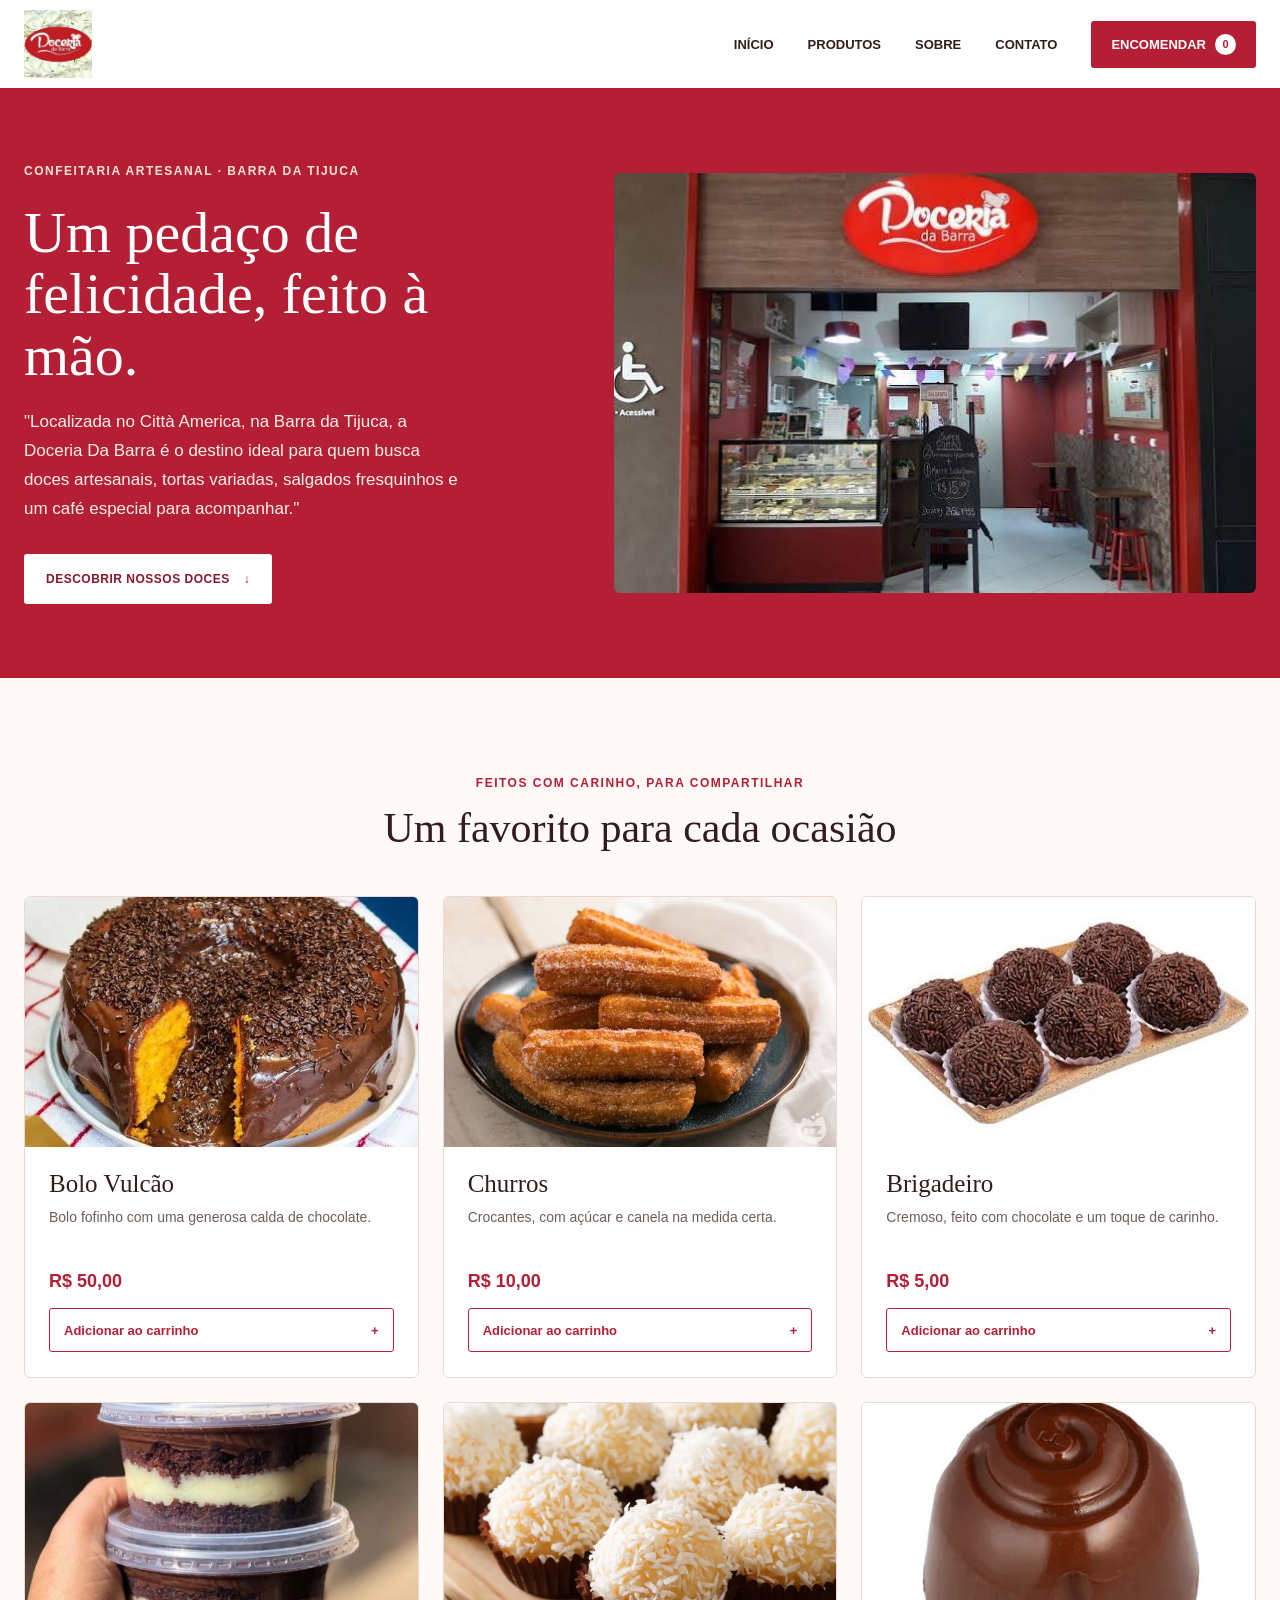
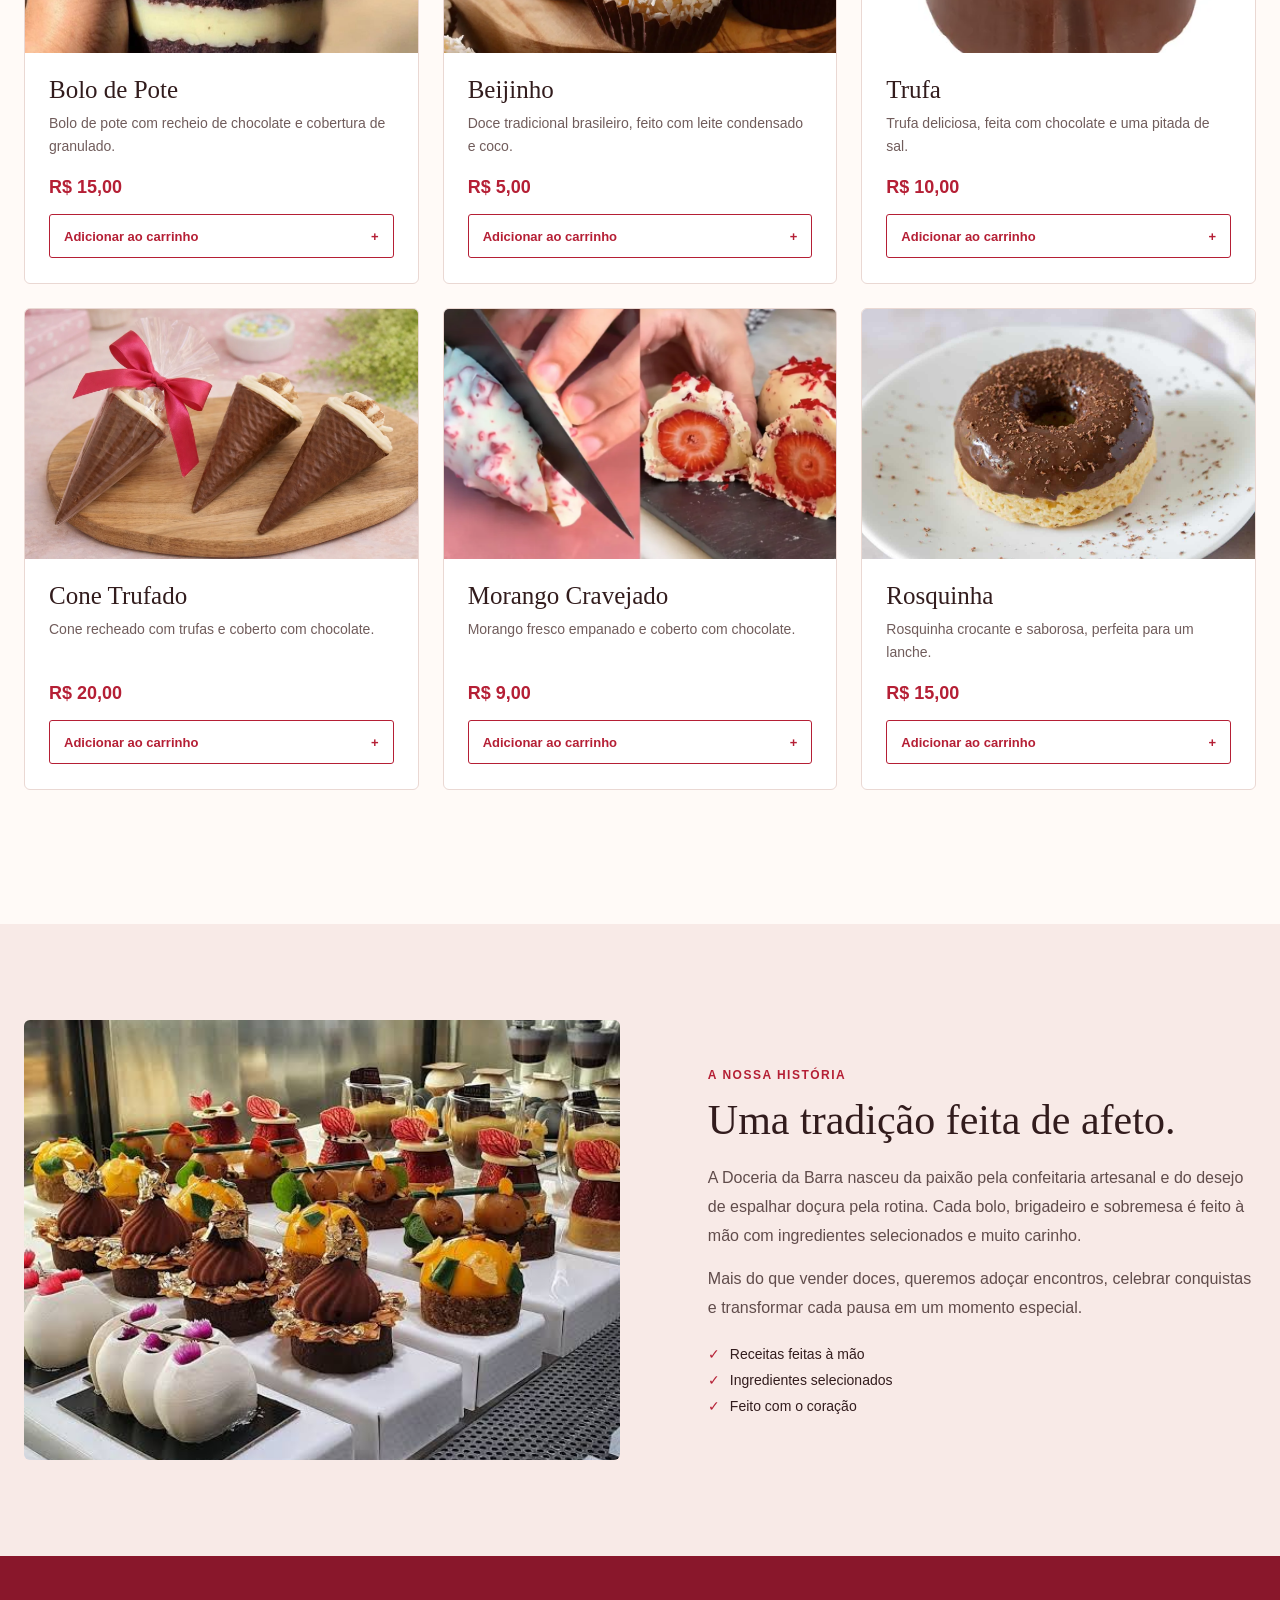
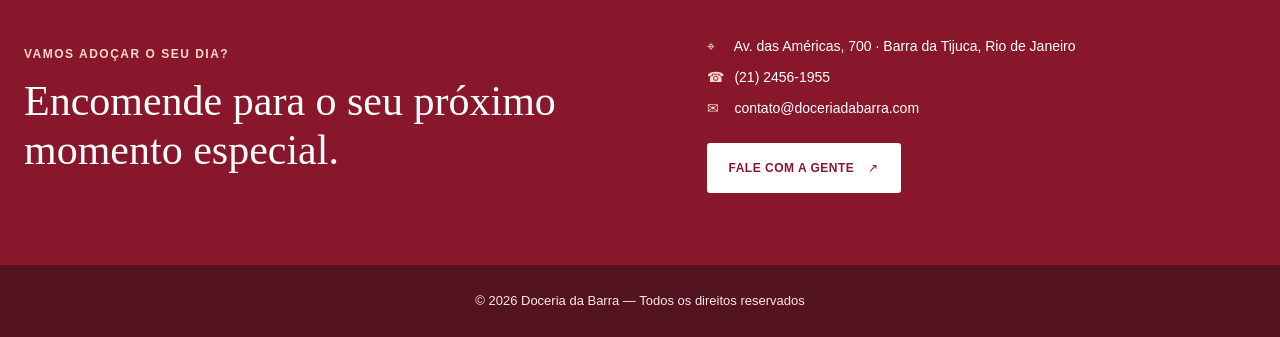
<file: index.html>
<!doctype html>
<html lang="pt-BR">
<head>
	<meta charset="utf-8">
	<meta name="viewport" content="width=device-width, initial-scale=1">
	<title>Doceria da Barra</title>
	<link rel="stylesheet" href="style.css">
</head>
<body>
	<main class="page">
		<header class="topbar">
			<a class="brand" href="#inicio" aria-label="Doceria da Barra, início">
				<img src="imagens/5.jfif" alt="" class="brand-logo">
			</a>
			<nav class="navigation" aria-label="Navegação principal">
				<a href="#inicio">INÍCIO</a>
				<a href="#servicos">PRODUTOS</a>
				<a href="#sobre">SOBRE</a>
				<a href="#contato">CONTATO</a>
				<a class="nav-order" href="carrinho.html" data-cart-link target="_blank" rel="noopener">ENCOMENDAR <span class="cart-count" data-cart-count>0</span></a>
			</nav>
		</header>

		<section class="hero section-row" id="inicio">
			<div class="image-frame hero-image">
				<span class="image-fallback"></span>
				<img src="imagens/1.jfif" alt="Fachada da Doceria da Barra">
			</div>
			<div class="hero-copy">
				<p class="eyebrow">CONFEITARIA ARTESANAL · BARRA DA TIJUCA</p>
				<h1>Um pedaço de felicidade, feito à mão.</h1>
				<p>"Localizada no Città America, na Barra da Tijuca, a Doceria Da Barra é o destino ideal para quem busca doces artesanais, tortas variadas, salgados fresquinhos e um café especial para acompanhar."
</p>
				<a class="action-link" href="#servicos">DESCOBRIR NOSSOS DOCES <span aria-hidden="true">↓</span></a>
			</div>
		</section>

		<section class="services section-block" id="servicos">
			<div class="section-heading">
				<p class="eyebrow">FEITOS COM CARINHO, PARA COMPARTILHAR</p>
				<h2>Um favorito para cada ocasião</h2>
			</div>
			<div class="service-list">
				<article class="service">
					<img class="product-image" src="imagens/6.jfif" alt="Bolos e doces variados na vitrine" loading="lazy">
					<div class="product-copy">
						<h3>Bolo Vulcão</h3>
						<p>Bolo fofinho com uma generosa calda de chocolate.</p>
						<strong>R$ 50,00</strong>
						<button class="add-to-cart" type="button" data-add-to-cart data-product-id="bolo-vulcao" data-product-name="Bolo Vulcão" data-product-price="50" data-product-image="imagens/6.jfif">Adicionar ao carrinho <span aria-hidden="true">+</span></button>
					</div>
				</article>
				<article class="service">
					<img class="product-image" src="imagens/7.jfif" alt="Doces artesanais decorados" loading="lazy">
					<div class="product-copy">
						<h3>Churros</h3>
						<p>Crocantes, com açúcar e canela na medida certa.</p>
						<strong>R$ 10,00</strong>
						<button class="add-to-cart" type="button" data-add-to-cart data-product-id="churros" data-product-name="Churros" data-product-price="10" data-product-image="imagens/7.jfif">Adicionar ao carrinho <span aria-hidden="true">+</span></button>
					</div>
				</article>
				<article class="service">
					<img class="product-image" src="imagens/9.jfif" alt="Vitrine com bolos, doces e brigadeiros" loading="lazy">
					<div class="product-copy">
						<h3>Brigadeiro</h3>
						<p>Cremoso, feito com chocolate e um toque de carinho.</p>
						<strong>R$ 5,00</strong>
						<button class="add-to-cart" type="button" data-add-to-cart data-product-id="brigadeiro" data-product-name="Brigadeiro" data-product-price="5" data-product-image="imagens/9.jfif">Adicionar ao carrinho <span aria-hidden="true">+</span></button>
					</div>
				</article>
				<article class="service">
					<img class="product-image" src="imagens/11.jpeg" alt="Doce artesanal da Doceria da Barra" loading="lazy">
					<div class="product-copy">
						<h3>Bolo de Pote</h3>
						<p>Bolo de pote com recheio de chocolate e cobertura de granulado.</p>
						<strong>R$ 15,00</strong>
						<button class="add-to-cart" type="button" data-add-to-cart data-product-id="bolo-de-pote" data-product-name="Bolo de Pote" data-product-price="15" data-product-image="imagens/11.jpeg">Adicionar ao carrinho <span aria-hidden="true">+</span></button>
					</div>
				</article>
				<article class="service">
					<img class="product-image" src="imagens/12.webp" alt="Doce artesanal da Doceria da Barra" loading="lazy">
					<div class="product-copy">
						<h3>Beijinho</h3>
						<p>Doce tradicional brasileiro, feito com leite condensado e coco.</p>
						<strong>R$ 5,00</strong>
						<button class="add-to-cart" type="button" data-add-to-cart data-product-id="beijinho" data-product-name="Beijinho" data-product-price="5" data-product-image="imagens/12.webp">Adicionar ao carrinho <span aria-hidden="true">+</span></button>
					</div>
				</article>
				<article class="service">
					<img class="product-image" src="imagens/13.webp" alt="Doce artesanal da Doceria da Barra" loading="lazy">
					<div class="product-copy">
						<h3>Trufa</h3>
						<p>Trufa deliciosa, feita com chocolate e uma pitada de sal.</p>
						<strong>R$ 10,00</strong>
						<button class="add-to-cart" type="button" data-add-to-cart data-product-id="trufa" data-product-name="Trufa" data-product-price="10" data-product-image="imagens/13.webp">Adicionar ao carrinho <span aria-hidden="true">+</span></button>
					</div>
				</article>
				<article class="service">
					<img class="product-image" src="imagens/14.webp" alt="Doce artesanal da Doceria da Barra" loading="lazy">
					<div class="product-copy">
						<h3>Cone Trufado</h3>
						<p>Cone recheado com trufas e coberto com chocolate.</p>
						<strong>R$ 20,00</strong>
						<button class="add-to-cart" type="button" data-add-to-cart data-product-id="cone-trufado" data-product-name="Cone Trufado" data-product-price="50" data-product-image="imagens/14.webp">Adicionar ao carrinho <span aria-hidden="true">+</span></button>
					</div>
				</article>
				<article class="service">
					<img class="product-image" src="imagens/15.webp" alt="Doce artesanal da Doceria da Barra" loading="lazy">
					<div class="product-copy">
						<h3>Morango Cravejado</h3>
						<p>Morango fresco empanado e coberto com chocolate.</p>
						<strong>R$ 9,00</strong>
						<button class="add-to-cart" type="button" data-add-to-cart data-product-id="morango-cravejado" data-product-name="Morango Cravejado" data-product-price="5" data-product-image="imagens/15.webp">Adicionar ao carrinho <span aria-hidden="true">+</span></button>
					</div>
				</article>
				<article class="service">
					<img class="product-image" src="imagens/16.jpg" alt="Doce artesanal da Doceria da Barra" loading="lazy">
					<div class="product-copy">
						<h3>Rosquinha</h3>
						<p>Rosquinha crocante e saborosa, perfeita para um lanche.</p>
						<strong>R$ 15,00</strong>
						<button class="add-to-cart" type="button" data-add-to-cart data-product-id="rosquinha" data-product-name="Rosquinha" data-product-price="15" data-product-image="imagens/16.jpg">Adicionar ao carrinho <span aria-hidden="true">+</span></button>
					</div>
				</article>
			</div>
			<p class="cart-feedback" data-cart-feedback role="status" aria-live="polite"></p>
		</section>

		<section class="about section-block" id="sobre">
			<div class="section-row about-content">
				<div class="image-frame about-image">
					<span class="image-fallback"></span>
					<img src="imagens/2.jfif" alt="Doces artesanais expostos na vitrine">
				</div>
				<div class="about-copy">
					<p class="eyebrow">A NOSSA HISTÓRIA</p>
					<h2>Uma tradição feita de afeto.</h2>
					<p>A Doceria da Barra nasceu da paixão pela confeitaria artesanal e do desejo de espalhar doçura pela rotina. Cada bolo, brigadeiro e sobremesa é feito à mão com ingredientes selecionados e muito carinho.</p>
					<p>Mais do que vender doces, queremos adoçar encontros, celebrar conquistas e transformar cada pausa em um momento especial.</p>
					<ul>
						<li>Receitas feitas à mão</li>
						<li>Ingredientes selecionados</li>
						<li>Feito com o coração</li>
					</ul>
				</div>
			</div>
		</section>

		<section class="contact section-block" id="contato">
			<div class="contact-copy">
				<p class="eyebrow">VAMOS ADOÇAR O SEU DIA?</p>
				<h2>Encomende para o seu próximo momento especial.</h2>
			</div>
			<div class="contact-details">
				<address>
					<p><span aria-hidden="true">⌖</span> Av. das Américas, 700 · Barra da Tijuca, Rio de Janeiro</p>
					<p><span aria-hidden="true">☎</span> (21) 2456-1955</p>
					<p><span aria-hidden="true">✉</span> contato@doceriadabarra.com</p>
				</address>
				<a class="action-link contact-link" href="mailto:contato@doceriadabarra.com">FALE COM A GENTE <span aria-hidden="true">↗</span></a>
			</div>
		</section>

		<footer>© 2026 Doceria da Barra — Todos os direitos reservados</footer>
	</main>
	<script>
		document.querySelectorAll(".image-frame img").forEach((image) => {
			const fallback = image.previousElementSibling;
			const showImage = () => {
				if (image.naturalWidth > 0) {
					image.classList.add("is-loaded");
					fallback.hidden = true;
				} else {
					image.hidden = true;
				}
			};
			image.addEventListener("load", showImage);
			image.addEventListener("error", () => image.hidden = true);
			if (image.complete) showImage();
		});
	</script>
	<script src="cart.js"></script>
</body>
</html>
</file>
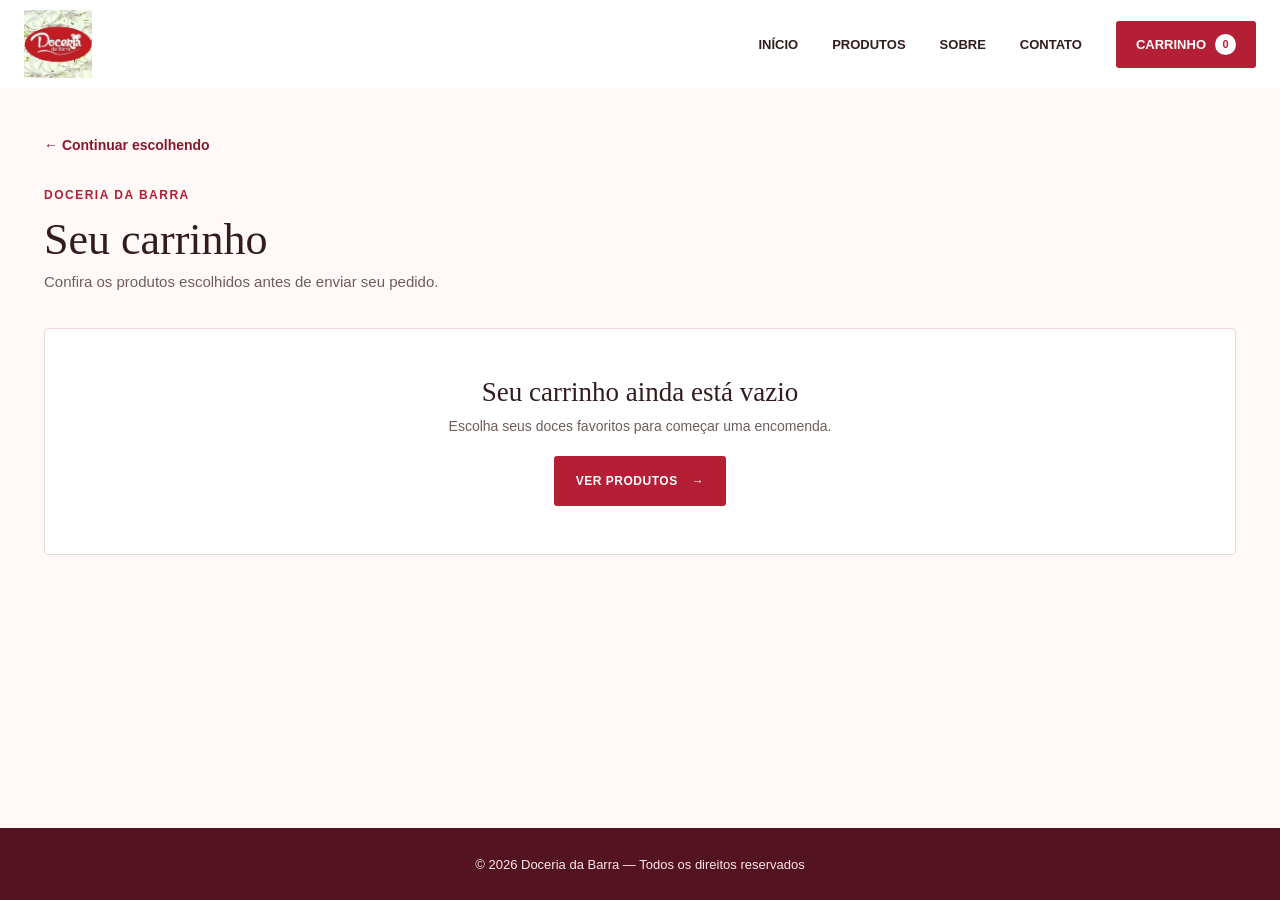
<file: carrinho.html>
<!doctype html>
<html lang="pt-BR">
<head>
	<meta charset="utf-8">
	<meta name="viewport" content="width=device-width, initial-scale=1">
	<title>Carrinho | Doceria da Barra</title>
	<link rel="stylesheet" href="style.css">
</head>
<body data-page="cart">
	<main class="page">
		<header class="topbar">
			<a class="brand" href="index.html#inicio" aria-label="Doceria da Barra, início">
				<img src="imagens/5.jfif" alt="" class="brand-logo">
			</a>
			<nav class="navigation" aria-label="Navegação principal">
				<a href="index.html#inicio">INÍCIO</a>
				<a href="index.html#servicos">PRODUTOS</a>
				<a href="index.html#sobre">SOBRE</a>
				<a href="index.html#contato">CONTATO</a>
				<a class="nav-order" href="carrinho.html" aria-current="page">CARRINHO <span class="cart-count" data-cart-count>0</span></a>
			</nav>
		</header>

		<section class="cart-main" aria-labelledby="cart-title">
			<a class="back-link" href="index.html#servicos">← Continuar escolhendo</a>
			<div class="cart-heading">
				<p class="eyebrow">DOCERIA DA BARRA</p>
				<h1 id="cart-title">Seu carrinho</h1>
				<p>Confira os produtos escolhidos antes de enviar seu pedido.</p>
			</div>

			<div class="cart-empty" id="cart-empty">
				<h2>Seu carrinho ainda está vazio</h2>
				<p>Escolha seus doces favoritos para começar uma encomenda.</p>
				<a class="action-link" href="index.html#servicos">VER PRODUTOS <span aria-hidden="true">→</span></a>
			</div>

			<div class="cart-layout" id="cart-layout" hidden>
				<div class="cart-items" id="cart-items" aria-label="Produtos no carrinho"></div>
				<aside class="cart-summary" aria-label="Resumo do pedido">
					<h2>Resumo do pedido</h2>
					<p class="cart-subtotal"><span>Subtotal</span><strong id="cart-subtotal">R$ 0,00</strong></p>
					<p class="cart-note">Entrega ou retirada combinada pelo WhatsApp.</p>
					<a class="action-link checkout-link" id="checkout-link" href="#" target="_blank" rel="noopener" aria-disabled="true">ENVIAR PEDIDO PELO WHATSAPP <span aria-hidden="true">↗</span></a>
					<button class="clear-cart" id="clear-cart" type="button">Esvaziar carrinho</button>
				</aside>
			</div>
		</section>

		<footer>© 2026 Doceria da Barra — Todos os direitos reservados</footer>
	</main>
	<script src="cart.js"></script>
</body>
</html>
</file>
<file: style.css>
:root {
	color: #321c1d;
	background: #fffaf7;
	font-family: "Trebuchet MS", Arial, sans-serif;
	font-synthesis: none;
	text-rendering: optimizeLegibility;
	--red: #b51f35;
	--red-dark: #89172b;
	--ink: #321c1d;
	--cream: #fffaf7;
	--blush: #f8eae7;
	--line: #ead8d3;
}

* {
	box-sizing: border-box;
}

html {
	scroll-behavior: smooth;
}

body {
	margin: 0;
	background: var(--cream);
}

a {
	color: inherit;
}

.page {
	width: 100%;
	overflow: hidden;
}

.topbar {
	min-height: 88px;
	padding: 10px max(24px, calc((100% - 1280px) / 2));
	display: flex;
	align-items: center;
	justify-content: space-between;
	gap: 32px;
	background: #fff;
}

.brand {
	display: inline-flex;
	align-items: center;
	flex: 0 0 auto;
	text-decoration: none;
}

.brand-logo {
	width: 68px;
	height: 68px;
	object-fit: contain;
}

.navigation {
	display: flex;
	align-items: center;
	gap: 34px;
}

.navigation a {
	color: var(--ink);
	font-size: 13px;
	font-weight: 700;
	text-decoration: none;
	transition: color 160ms ease, background-color 160ms ease;
}

.navigation a:hover {
	color: var(--red);
}

.navigation .nav-order {
	padding: 13px 20px;
	display: inline-flex;
	align-items: center;
	gap: 9px;
	border-radius: 3px;
	background: var(--red);
	color: #fff;
}

.navigation .nav-order:hover {
	background: var(--red-dark);
	color: #fff;
}

.section-row {
	display: grid;
	grid-template-columns: repeat(2, minmax(0, 1fr));
	gap: 72px;
	align-items: center;
}

.hero {
	min-height: 590px;
	padding: 64px max(24px, calc((100% - 1280px) / 2));
	grid-template-areas: "copy image";
	grid-template-columns: minmax(0, .9fr) minmax(0, 1.1fr);
	gap: 64px;
	background: var(--red);
	color: #fff;
}

.image-frame {
	position: relative;
	min-width: 0;
	overflow: hidden;
	border-radius: 6px;
	background: var(--blush);
}

.image-fallback {
	position: absolute;
	inset: 0;
	display: grid;
	place-items: center;
	color: var(--red-dark);
	font-size: 14px;
	text-align: center;
}

.hero-image {
	height: 420px;
	grid-area: image;
}

.image-frame img {
	display: block;
	width: 100%;
	height: 100%;
	object-fit: cover;
	visibility: hidden;
}

.image-frame img.is-loaded {
	visibility: visible;
}

.hero-copy {
	min-width: 0;
	grid-area: copy;
}

h1,
h2,
h3,
p {
	margin: 0;
}

.eyebrow {
	font-size: 12px;
	font-weight: 700;
	letter-spacing: 1.5px;
	line-height: 1.5;
}

.hero-copy .eyebrow {
	margin-bottom: 22px;
	color: #ffe4d8;
}

.hero-copy h1,
.section-heading h2,
.about-copy h2,
.contact h2 {
	font-family: Georgia, "Times New Roman", serif;
	font-weight: 400;
}

.hero-copy h1 {
	max-width: 560px;
	margin-bottom: 22px;
	font-size: 58px;
	line-height: 1.06;
}

.hero-copy > p:not(.eyebrow) {
	max-width: 440px;
	margin-bottom: 30px;
	color: #fff0e8;
	font-size: 17px;
	line-height: 1.7;
}

.action-link {
	min-height: 50px;
	padding: 0 22px;
	display: inline-flex;
	align-items: center;
	justify-content: center;
	gap: 14px;
	border: 0;
	border-radius: 3px;
	background: #fff;
	color: var(--red-dark);
	font-size: 12px;
	font-weight: 700;
	letter-spacing: .5px;
	text-decoration: none;
	transition: transform 160ms ease, background-color 160ms ease;
}

.action-link:hover {
	transform: translateY(-2px);
	background: #fff0e8;
}

.section-block {
	padding: 96px 24px;
}

.section-heading {
	max-width: 760px;
	margin: 0 auto 44px;
	text-align: center;
}

.section-heading .eyebrow,
.about-copy .eyebrow {
	margin-bottom: 12px;
	color: var(--red);
}

.section-heading h2,
.about-copy h2 {
	color: var(--ink);
	font-size: 42px;
	line-height: 1.15;
}

.service-list {
	max-width: 1240px;
	margin: 0 auto;
	display: grid;
	grid-template-columns: repeat(3, minmax(0, 1fr));
	gap: 24px;
}

.service {
	min-width: 0;
	overflow: hidden;
	border: 1px solid var(--line);
	border-radius: 6px;
	background: #fff;
	transition: transform 180ms ease, box-shadow 180ms ease;
}

.service:hover {
	transform: translateY(-4px);
	box-shadow: 0 14px 30px rgb(68 25 28 / 10%);
}

.product-image {
	display: block;
	width: 100%;
	height: 250px;
	object-fit: cover;
}

.product-copy {
	min-height: 230px;
	padding: 23px 24px 25px;
	display: flex;
	flex-direction: column;
	align-items: flex-start;
}

.service h3 {
	margin-bottom: 8px;
	font-family: Georgia, "Times New Roman", serif;
	font-size: 25px;
	font-weight: 400;
}

.service p {
	min-height: 48px;
	margin-bottom: 12px;
	color: #705c5b;
	font-size: 14px;
	line-height: 1.6;
}

.service strong {
	margin-top: auto;
	margin-bottom: 16px;
	color: var(--red);
	font-size: 18px;
}

.cart-count {
	min-width: 21px;
	height: 21px;
	padding: 0 5px;
	display: inline-grid;
	place-items: center;
	border-radius: 50%;
	background: #fff;
	color: var(--red);
	font-size: 11px;
}

.add-to-cart {
	width: 100%;
	min-height: 44px;
	padding: 0 14px;
	display: flex;
	align-items: center;
	justify-content: space-between;
	border: 1px solid var(--red);
	border-radius: 3px;
	background: #fff;
	color: var(--red);
	font: inherit;
	font-size: 13px;
	font-weight: 700;
	cursor: pointer;
	transition: color 160ms ease, background-color 160ms ease;
}

.add-to-cart:hover {
	background: var(--red);
	color: #fff;
}

.cart-feedback {
	min-height: 24px;
	max-width: 1240px;
	margin: 14px auto 0;
	color: var(--red-dark);
	font-size: 14px;
}

.about {
	background: var(--blush);
}

.about-content {
	max-width: 1240px;
	margin: 0 auto;
	grid-template-columns: minmax(0, 1fr) minmax(0, .92fr);
	gap: 88px;
}

.about-image {
	height: 440px;
}

.about-copy h2 {
	margin-bottom: 20px;
}

.about-copy > p:not(.eyebrow) {
	margin-bottom: 14px;
	color: #604c4b;
	font-size: 16px;
	line-height: 1.8;
}

.about-copy ul {
	padding: 0;
	margin: 24px 0 0;
	display: grid;
	gap: 10px;
	list-style: none;
}

.about-copy li {
	color: var(--ink);
	font-size: 14px;
}

.about-copy li::before {
	content: "✓";
	margin-right: 10px;
	color: var(--red);
	font-weight: 700;
}

.contact {
	padding: 72px max(24px, calc((100% - 1240px) / 2));
	display: grid;
	grid-template-columns: minmax(0, 1fr) minmax(0, .9fr);
	align-items: center;
	gap: 72px;
	background: var(--red-dark);
	color: #fff;
}

.contact .eyebrow {
	margin-bottom: 14px;
	color: #ffd7cb;
}

.contact h2 {
	max-width: 580px;
	font-size: 42px;
	line-height: 1.18;
}

.contact-details address {
	margin-bottom: 22px;
	font-size: 14px;
	font-style: normal;
	line-height: 1.7;
}

.contact-details address p {
	margin: 7px 0;
}

.contact-details address span {
	width: 24px;
	display: inline-block;
	color: #ffd7cb;
}

.contact-link {
	background: #fff;
	color: var(--red-dark);
}

.cart-main {
	max-width: 1240px;
	min-height: calc(100vh - 160px);
	padding: 48px 24px 96px;
	margin: 0 auto;
}

.back-link {
	color: var(--red-dark);
	font-size: 14px;
	font-weight: 700;
	text-decoration: none;
}

.back-link:hover {
	text-decoration: underline;
}

.cart-heading {
	margin: 32px 0 38px;
}

.cart-heading .eyebrow {
	margin-bottom: 10px;
	color: var(--red);
}

.cart-heading h1 {
	margin-bottom: 8px;
	font-family: Georgia, "Times New Roman", serif;
	font-size: 44px;
	font-weight: 400;
}

.cart-heading > p:last-child {
	color: #705c5b;
	font-size: 15px;
}

.cart-layout {
	display: grid;
	grid-template-columns: minmax(0, 1.5fr) minmax(280px, .8fr);
	align-items: start;
	gap: 48px;
}

.cart-items {
	border-top: 1px solid var(--line);
}

.cart-item {
	padding: 20px 0;
	display: grid;
	grid-template-columns: 112px minmax(0, 1fr) auto;
	align-items: center;
	gap: 20px;
	border-bottom: 1px solid var(--line);
}

.cart-item-image {
	width: 112px;
	height: 96px;
	border-radius: 4px;
	object-fit: cover;
}

.cart-item-info h2 {
	margin-bottom: 7px;
	font-family: Georgia, "Times New Roman", serif;
	font-size: 21px;
	font-weight: 400;
}

.cart-item-price {
	color: var(--red);
	font-size: 14px;
	font-weight: 700;
}

.cart-item-controls {
	margin-top: 12px;
	display: flex;
	align-items: center;
	gap: 10px;
}

.quantity-control {
	min-height: 34px;
	display: inline-flex;
	align-items: center;
	border: 1px solid var(--line);
	border-radius: 3px;
}

.quantity-control button,
.remove-item {
	width: 34px;
	height: 32px;
	border: 0;
	background: transparent;
	color: var(--red-dark);
	font: inherit;
	font-size: 17px;
	cursor: pointer;
}

.quantity-value {
	min-width: 26px;
	text-align: center;
	font-size: 13px;
}

.remove-item {
	width: auto;
	padding: 0 4px;
	font-size: 12px;
}

.cart-item-total {
	align-self: start;
	padding-top: 5px;
	font-weight: 700;
	white-space: nowrap;
}

.cart-summary {
	padding: 24px;
	border: 1px solid var(--line);
	border-radius: 4px;
	background: #fff;
}

.cart-summary h2 {
	margin-bottom: 22px;
	font-family: Georgia, "Times New Roman", serif;
	font-size: 24px;
	font-weight: 400;
}

.cart-subtotal {
	padding: 16px 0;
	display: flex;
	justify-content: space-between;
	border-top: 1px solid var(--line);
	font-size: 15px;
}

.cart-subtotal strong {
	color: var(--red-dark);
}

.checkout-link {
	width: 100%;
	margin-top: 6px;
	background: var(--red);
	color: #fff;
	text-align: center;
}

.checkout-link:hover {
	background: var(--red-dark);
	color: #fff;
}

.checkout-link[aria-disabled="true"] {
	background: #c9b7b3;
	color: #fff;
	pointer-events: none;
}

.clear-cart {
	width: 100%;
	margin-top: 14px;
	padding: 8px;
	border: 0;
	background: transparent;
	color: #705c5b;
	font: inherit;
	font-size: 13px;
	cursor: pointer;
}

.clear-cart:hover {
	color: var(--red-dark);
	text-decoration: underline;
}

.cart-empty {
	padding: 48px 24px;
	border: 1px solid var(--line);
	border-radius: 4px;
	background: #fff;
	text-align: center;
}

.cart-empty h2 {
	margin-bottom: 10px;
	font-family: Georgia, "Times New Roman", serif;
	font-size: 27px;
	font-weight: 400;
}

.cart-empty p {
	margin-bottom: 22px;
	color: #705c5b;
	font-size: 14px;
}

.cart-empty .action-link {
	background: var(--red);
	color: #fff;
}

[hidden] {
	display: none !important;
}

footer {
	min-height: 72px;
	padding: 20px 24px;
	display: flex;
	align-items: center;
	justify-content: center;
	background: #541321;
	color: #f9e9e5;
	font-size: 13px;
	text-align: center;
}

a:focus-visible {
	outline: 3px solid #f5b74a;
	outline-offset: 4px;
}

@media (max-width: 900px) {
	.navigation {
		gap: 18px;
	}

	.hero {
		min-height: 520px;
		gap: 36px;
	}

	.hero-copy h1 {
		font-size: 48px;
	}

	.hero-image {
		height: 360px;
	}

	.about-content {
		gap: 48px;
	}

	.contact {
		gap: 40px;
	}
}

@media (max-width: 680px) {
	.topbar {
		padding: 10px 20px 14px;
		flex-wrap: wrap;
		gap: 8px 20px;
	}

	.brand-logo {
		width: 58px;
		height: 58px;
	}

	.navigation {
		width: 100%;
		justify-content: space-between;
		flex-wrap: wrap;
		gap: 12px 14px;
	}

	.navigation a {
		font-size: 12px;
	}

	.navigation .nav-order {
		padding: 10px 13px;
	}

	.cart-count {
		min-width: 19px;
		height: 19px;
	}

	.hero {
		padding: 48px 22px;
		grid-template-areas: "copy" "image";
		grid-template-columns: minmax(0, 1fr);
		gap: 34px;
	}

	.hero-copy h1 {
		max-width: 500px;
		font-size: 46px;
	}

	.hero-image {
		height: 320px;
	}

	.section-block {
		padding: 72px 22px;
	}

	.section-heading h2,
	.about-copy h2,
	.contact h2 {
		font-size: 36px;
	}

	.service-list {
		max-width: 460px;
		grid-template-columns: minmax(0, 1fr);
		gap: 18px;
	}

	.product-image {
		height: 230px;
	}

	.product-copy {
		min-height: 0;
	}

	.service p {
		min-height: 0;
	}

	.about-content {
		grid-template-columns: minmax(0, 1fr);
		gap: 32px;
	}

	.about-image {
		height: 320px;
	}

	.contact {
		padding: 64px 22px;
		grid-template-columns: minmax(0, 1fr);
		gap: 30px;
	}

	.cart-main {
		padding: 32px 20px 64px;
	}

	.cart-heading h1 {
		font-size: 36px;
	}

	.cart-layout {
		grid-template-columns: minmax(0, 1fr);
		gap: 28px;
	}

	.cart-item {
		grid-template-columns: 82px minmax(0, 1fr);
		gap: 14px;
	}

	.cart-item-image {
		width: 82px;
		height: 82px;
	}

	.cart-item-total {
		grid-column: 2;
		padding-top: 0;
	}
}

@media (prefers-reduced-motion: reduce) {
	*,
	*::before,
	*::after {
		scroll-behavior: auto !important;
		transition-duration: .01ms !important;
	}
}
</file>
